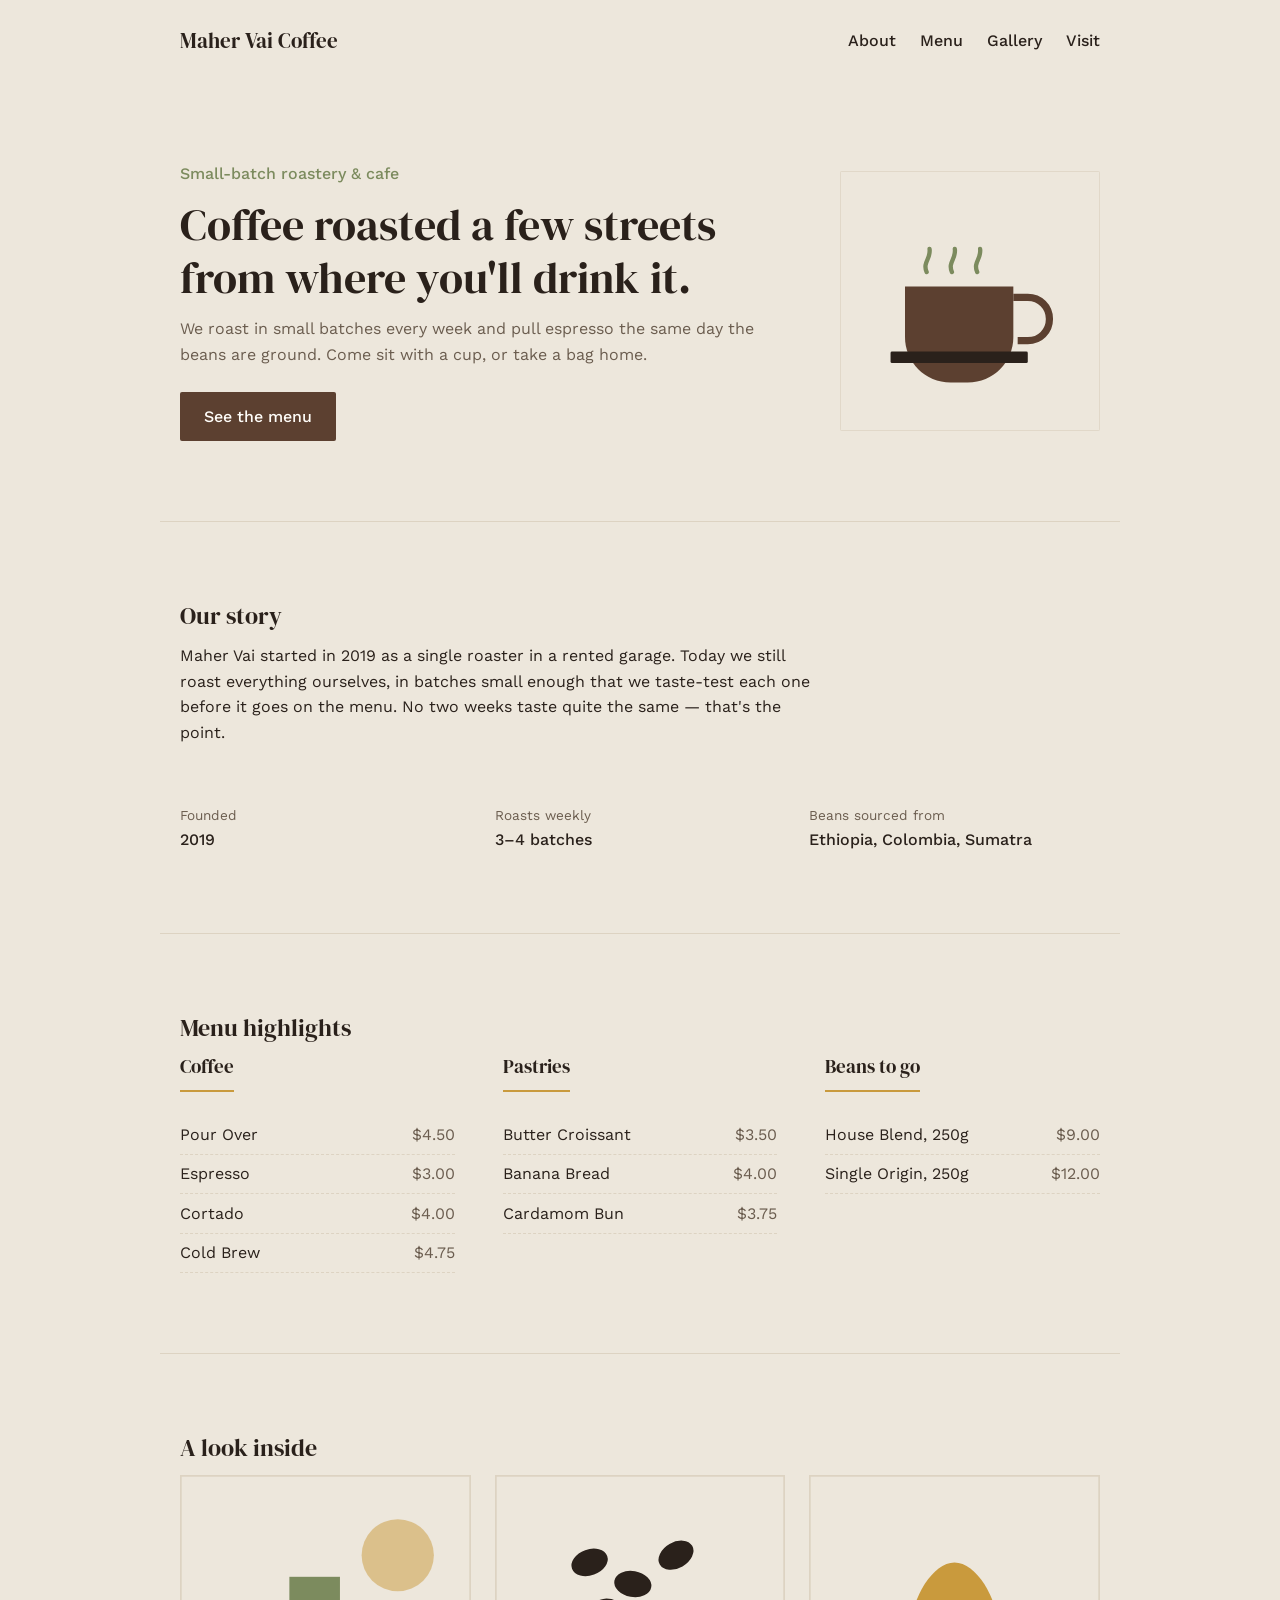
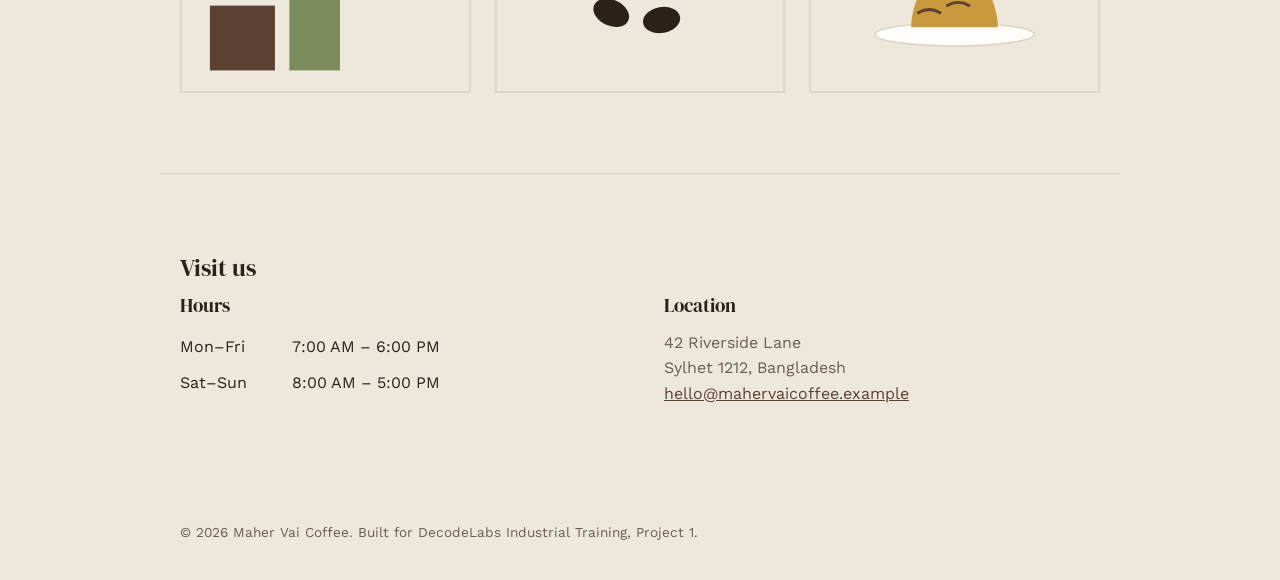
<file: project 1/index.html>
<!DOCTYPE html>
<html lang="en">

<head>
    <meta charset="UTF-8">
    <meta name="viewport" content="width=device-width, initial-scale=1.0">
    <title>Maher Vai Coffee — Neighborhood Roastery</title>
    <meta name="description" content="Maher Vai Coffee is a small-batch coffee roastery and cafe. See our menu, hours, and location.">
    <link rel="preconnect" href="https://fonts.googleapis.com">
    <link rel="preconnect" href="https://fonts.gstatic.com" crossorigin>
    <link href="https://fonts.googleapis.com/css2?family=DM+Serif+Display&family=Work+Sans:wght@400;500;600&display=swap" rel="stylesheet">
    <link rel="stylesheet" href="style.css">
</head>

<body>
    <header class="site-header">
        <p class="site-header__name">Maher Vai Coffee</p>
        <nav class="site-nav" aria-label="Primary">
            <a href="#about">About</a>
            <a href="#menu">Menu</a>
            <a href="#gallery">Gallery</a>
            <a href="#visit">Visit</a>
        </nav>
    </header>

    <main>

        <section class="hero" id="top">
            <div class="hero__text">
                <p class="hero__eyebrow">Small-batch roastery &amp; cafe</p>
                <h1 class="hero__title">Coffee roasted a few streets from where you'll drink it.</h1>
                <p class="hero__lede">
                    We roast in small batches every week and pull espresso the same day the beans are ground.
                    Come sit with a cup, or take a bag home.
                </p>
                <a class="hero__cta" href="#menu">See the menu</a>
            </div>
            <img class="hero__image" src="assets/hero-coffee.svg" alt="Illustration of a steaming cup of coffee" width="360" height="360">
        </section>

        <section class="about" id="about" aria-labelledby="about-title">
            <h2 id="about-title">Our story</h2>
            <div class="about__grid">
                <p class="about__bio">
                    Maher Vai started in 2019 as a single roaster in a rented garage. Today we still roast
                    everything ourselves, in batches small enough that we taste-test each one before it goes
                    on the menu. No two weeks taste quite the same — that's the point.
                </p>
                <dl class="about__facts">
                    <div>
                        <dt>Founded</dt>
                        <dd>2019</dd>
                    </div>
                    <div>
                        <dt>Roasts weekly</dt>
                        <dd>3–4 batches</dd>
                    </div>
                    <div>
                        <dt>Beans sourced from</dt>
                        <dd>Ethiopia, Colombia, Sumatra</dd>
                    </div>
                </dl>
            </div>
        </section>

        <section class="menu" id="menu" aria-labelledby="menu-title">
            <h2 id="menu-title">Menu highlights</h2>
            <div class="menu__groups">

                <div class="menu__group">
                    <h3>Coffee</h3>
                    <ul class="menu__list">
                        <li><span>Pour Over</span><span class="menu__price">$4.50</span></li>
                        <li><span>Espresso</span><span class="menu__price">$3.00</span></li>
                        <li><span>Cortado</span><span class="menu__price">$4.00</span></li>
                        <li><span>Cold Brew</span><span class="menu__price">$4.75</span></li>
                    </ul>
                </div>

                <div class="menu__group">
                    <h3>Pastries</h3>
                    <ul class="menu__list">
                        <li><span>Butter Croissant</span><span class="menu__price">$3.50</span></li>
                        <li><span>Banana Bread</span><span class="menu__price">$4.00</span></li>
                        <li><span>Cardamom Bun</span><span class="menu__price">$3.75</span></li>
                    </ul>
                </div>

                <div class="menu__group">
                    <h3>Beans to go</h3>
                    <ul class="menu__list">
                        <li><span>House Blend, 250g</span><span class="menu__price">$9.00</span></li>
                        <li><span>Single Origin, 250g</span><span class="menu__price">$12.00</span></li>
                    </ul>
                </div>

            </div>
        </section>

        <section class="gallery" id="gallery" aria-labelledby="gallery-title">
            <h2 id="gallery-title">A look inside</h2>
            <div class="gallery__grid">
                <img src="assets/gallery-interior.svg" alt="Illustration of the cafe's seating corner" width="400" height="300">
                <img src="assets/gallery-beans.svg" alt="Illustration of roasted coffee beans" width="400" height="300">
                <img src="assets/gallery-pastry.svg" alt="Illustration of a pastry on a plate" width="400" height="300">
            </div>
        </section>

        <section class="visit" id="visit" aria-labelledby="visit-title">
            <h2 id="visit-title">Visit us</h2>
            <div class="visit__grid">
                <div>
                    <h3>Hours</h3>
                    <ul class="visit__hours">
                        <li><span>Mon–Fri</span><span>7:00 AM – 6:00 PM</span></li>
                        <li><span>Sat–Sun</span><span>8:00 AM – 5:00 PM</span></li>
                    </ul>
                </div>
                <div>
                    <h3>Location</h3>
                    <address>
                        42 Riverside Lane<br>
                        Sylhet 1212, Bangladesh
                    </address>
                    <p><a href="mailto:hello@mahervaicoffee.example">hello@mahervaicoffee.example</a></p>
                </div>
            </div>
        </section>

    </main>

    <footer class="site-footer">
        <p>&copy; 2026 Maher Vai Coffee. Built for DecodeLabs Industrial Training, Project 1.</p>
    </footer>

</body>
</html>
</file>
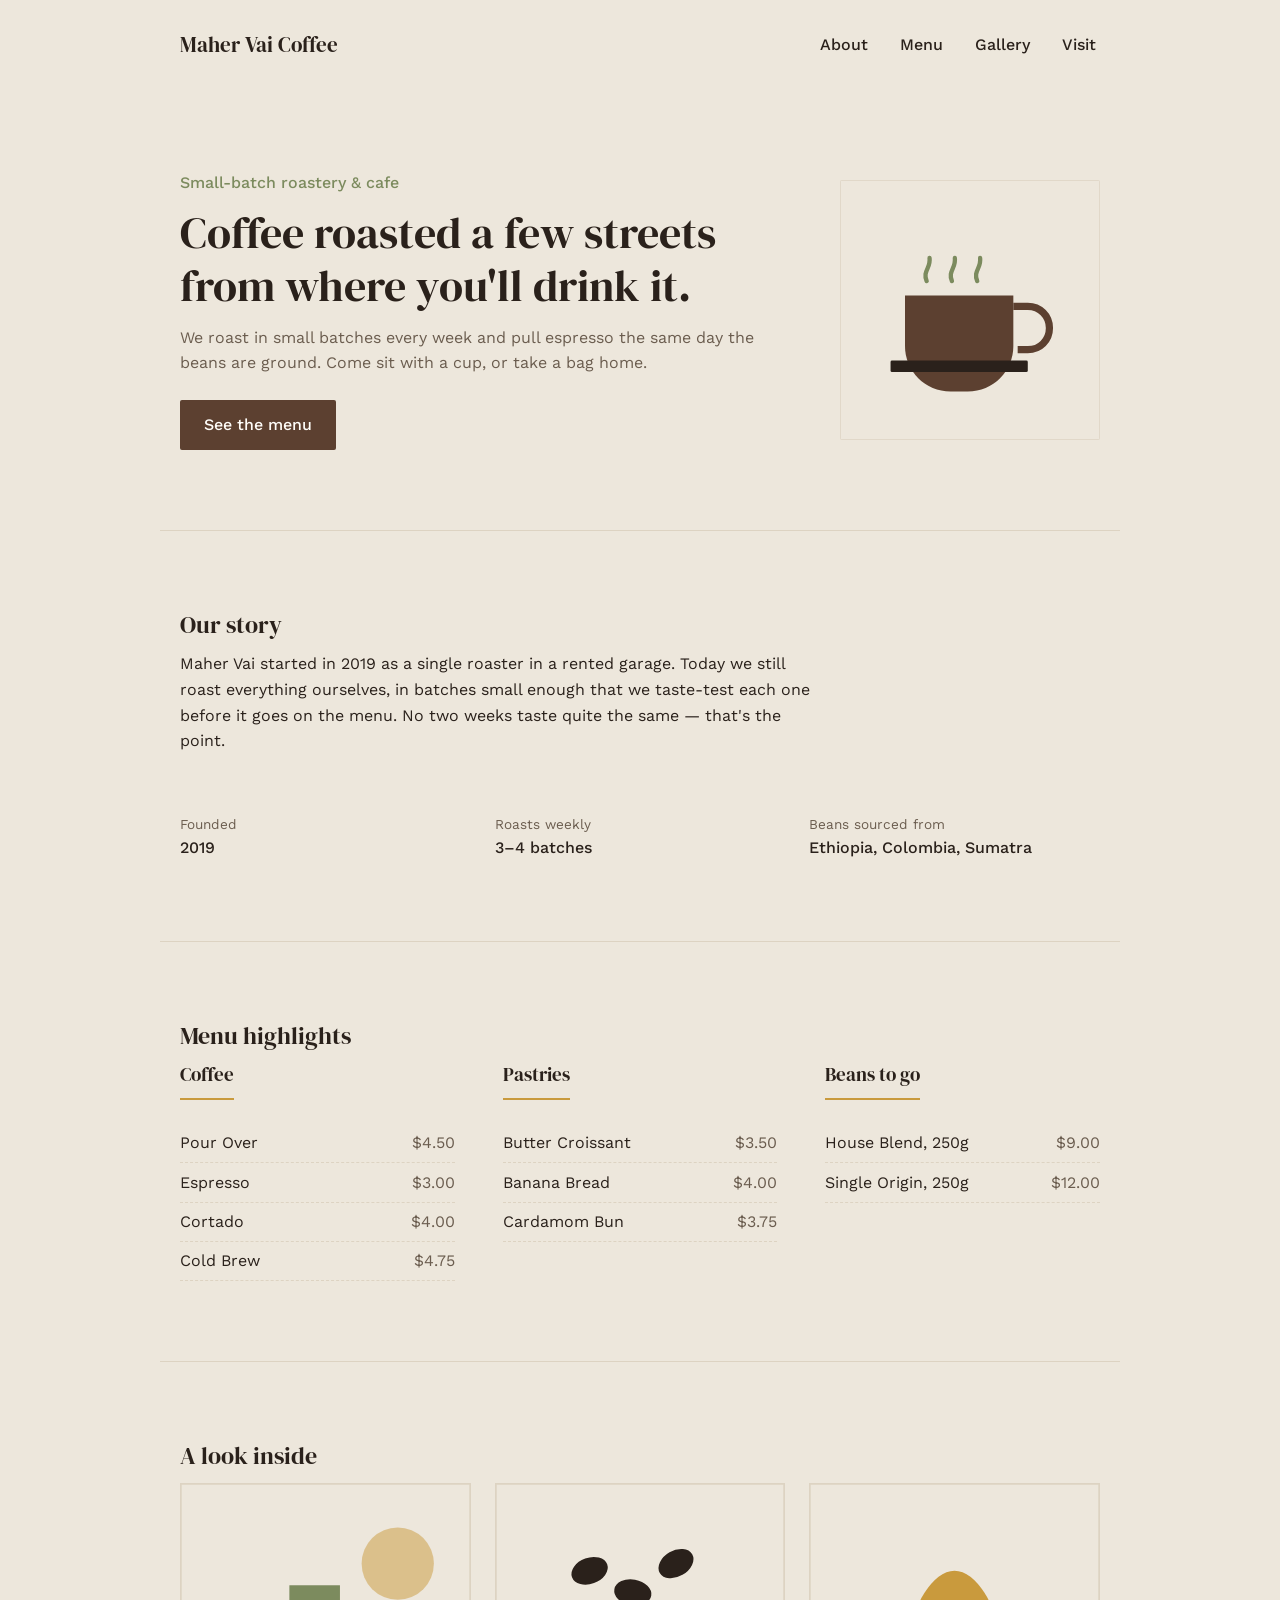
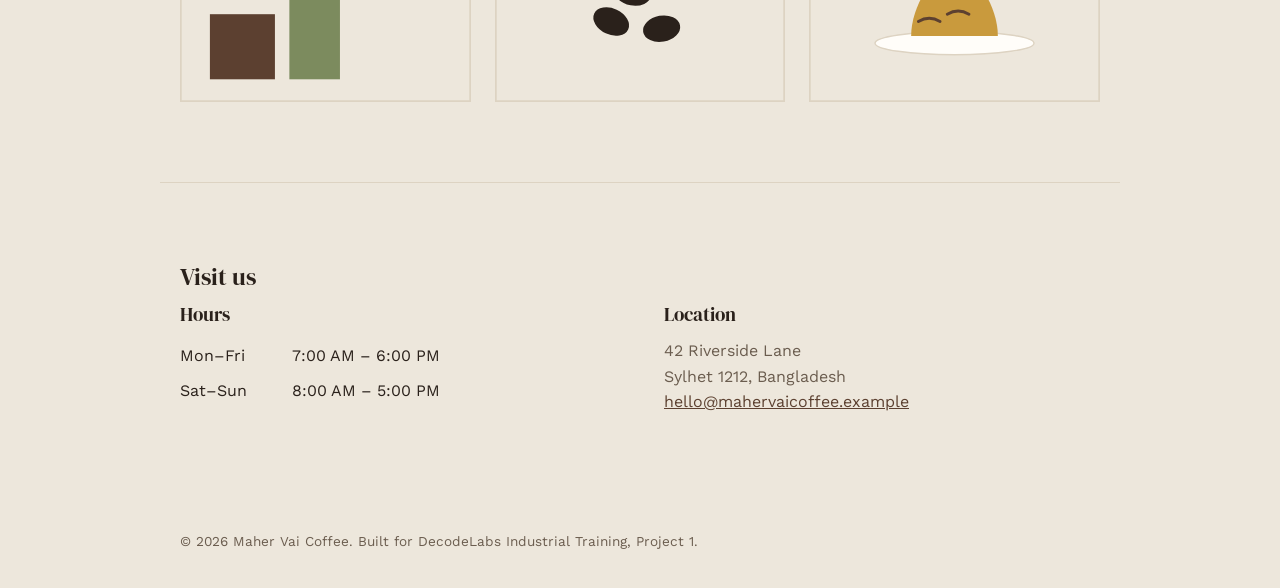
<file: project-2/index.html>
<!DOCTYPE html>
<html lang="en">

<head>
    <meta charset="UTF-8">
    <meta name="viewport" content="width=device-width, initial-scale=1.0">
    <title>Maher Vai Coffee — Neighborhood Roastery</title>
    <meta name="description" content="Maher Vai Coffee is a small-batch coffee roastery and cafe. See our menu, hours, and location.">
    <link rel="preconnect" href="https://fonts.googleapis.com">
    <link rel="preconnect" href="https://fonts.gstatic.com" crossorigin>
    <link href="https://fonts.googleapis.com/css2?family=DM+Serif+Display&family=Work+Sans:wght@400;500;600&display=swap" rel="stylesheet">
    <link rel="stylesheet" href="style.css">
</head>

<body>
    <header class="site-header">
        <p class="site-header__name">Maher Vai Coffee</p>
        <button type="button" class="nav-toggle" popovertarget="site-nav" aria-label="Toggle navigation menu">
            <span class="nav-toggle__bar"></span>
            <span class="nav-toggle__bar"></span>
            <span class="nav-toggle__bar"></span>
        </button>
        <nav class="site-nav" id="site-nav" popover aria-label="Primary">
            <a href="#about">About</a>
            <a href="#menu">Menu</a>
            <a href="#gallery">Gallery</a>
            <a href="#visit">Visit</a>
        </nav>
    </header>

    <main>

        <section class="hero" id="top">
            <div class="hero__text">
                <p class="hero__eyebrow">Small-batch roastery &amp; cafe</p>
                <h1 class="hero__title">Coffee roasted a few streets from where you'll drink it.</h1>
                <p class="hero__lede">
                    We roast in small batches every week and pull espresso the same day the beans are ground.
                    Come sit with a cup, or take a bag home.
                </p>
                <a class="hero__cta" href="#menu">See the menu</a>
            </div>
            <img class="hero__image" src="assets/hero-coffee.svg" alt="Illustration of a steaming cup of coffee" width="360" height="360">
        </section>

        <section class="about" id="about" aria-labelledby="about-title">
            <h2 id="about-title">Our story</h2>
            <div class="about__grid">
                <p class="about__bio">
                    Maher Vai started in 2019 as a single roaster in a rented garage. Today we still roast
                    everything ourselves, in batches small enough that we taste-test each one before it goes
                    on the menu. No two weeks taste quite the same — that's the point.
                </p>
                <dl class="about__facts">
                    <div>
                        <dt>Founded</dt>
                        <dd>2019</dd>
                    </div>
                    <div>
                        <dt>Roasts weekly</dt>
                        <dd>3–4 batches</dd>
                    </div>
                    <div>
                        <dt>Beans sourced from</dt>
                        <dd>Ethiopia, Colombia, Sumatra</dd>
                    </div>
                </dl>
            </div>
        </section>

        <section class="menu" id="menu" aria-labelledby="menu-title">
            <h2 id="menu-title">Menu highlights</h2>
            <div class="menu__groups">

                <div class="menu__group">
                    <h3>Coffee</h3>
                    <ul class="menu__list">
                        <li><span>Pour Over</span><span class="menu__price">$4.50</span></li>
                        <li><span>Espresso</span><span class="menu__price">$3.00</span></li>
                        <li><span>Cortado</span><span class="menu__price">$4.00</span></li>
                        <li><span>Cold Brew</span><span class="menu__price">$4.75</span></li>
                    </ul>
                </div>

                <div class="menu__group">
                    <h3>Pastries</h3>
                    <ul class="menu__list">
                        <li><span>Butter Croissant</span><span class="menu__price">$3.50</span></li>
                        <li><span>Banana Bread</span><span class="menu__price">$4.00</span></li>
                        <li><span>Cardamom Bun</span><span class="menu__price">$3.75</span></li>
                    </ul>
                </div>

                <div class="menu__group">
                    <h3>Beans to go</h3>
                    <ul class="menu__list">
                        <li><span>House Blend, 250g</span><span class="menu__price">$9.00</span></li>
                        <li><span>Single Origin, 250g</span><span class="menu__price">$12.00</span></li>
                    </ul>
                </div>

            </div>
        </section>

        <section class="gallery" id="gallery" aria-labelledby="gallery-title">
            <h2 id="gallery-title">A look inside</h2>
            <div class="gallery__grid">
                <img src="assets/gallery-interior.svg" alt="Illustration of the cafe's seating corner" width="400" height="300">
                <img src="assets/gallery-beans.svg" alt="Illustration of roasted coffee beans" width="400" height="300">
                <img src="assets/gallery-pastry.svg" alt="Illustration of a pastry on a plate" width="400" height="300">
            </div>
        </section>

        <section class="visit" id="visit" aria-labelledby="visit-title">
            <h2 id="visit-title">Visit us</h2>
            <div class="visit__grid">
                <div>
                    <h3>Hours</h3>
                    <ul class="visit__hours">
                        <li><span>Mon–Fri</span><span>7:00 AM – 6:00 PM</span></li>
                        <li><span>Sat–Sun</span><span>8:00 AM – 5:00 PM</span></li>
                    </ul>
                </div>
                <div>
                    <h3>Location</h3>
                    <address>
                        42 Riverside Lane<br>
                        Sylhet 1212, Bangladesh
                    </address>
                    <p><a href="mailto:hello@mahervaicoffee.example">hello@mahervaicoffee.example</a></p>
                </div>
            </div>
        </section>

    </main>

    <footer class="site-footer">
        <p>&copy; 2026 Maher Vai Coffee. Built for DecodeLabs Industrial Training, Project 1.</p>
    </footer>

</body>
</html>
</file>
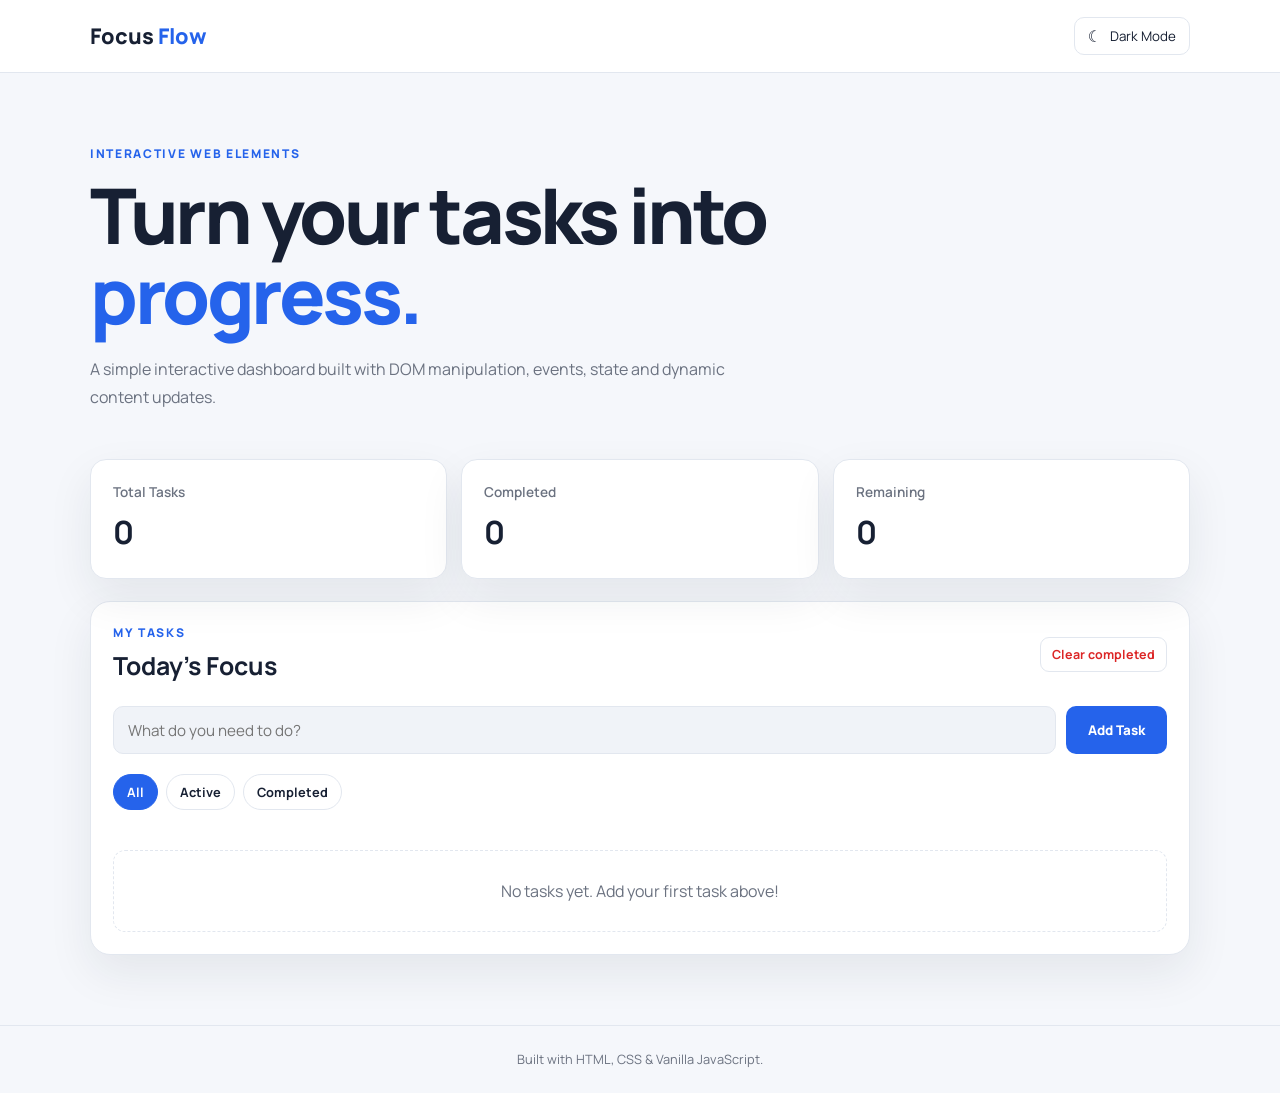
<file: project-3/index.html>
<!DOCTYPE html>
<html lang="en">
<head>
    <meta charset="UTF-8">
    <meta name="viewport" content="width=device-width, initial-scale=1.0">
    <meta name="description" content="Interactive task dashboard built with HTML, CSS, and JavaScript.">
    <title>FocusFlow || Interactive Task Dashboard</title>
    <link rel="stylesheet" href="style.css">
</head>
<body>
    <header class="site-header">
        <div class="container header-content">
            <!-- Website name -->
            <a href="#" class="brand">
                Focus <span>Flow</span>
            </a>

            <!-- Dark mode button -->
            <button
                class="theme-toggle js-theme-toggle"
                type="button"
                aria-label="Toggle dark mode"
            >
                <i class="theme-icon" aria-hidden="true">☾</i>
                <span class="theme-label">Dark Mode</span>
            </button>
        </div>
    </header>

    <main>
        <!-- HERO SECTION -->
        <section class="hero">
            <div class="container">
                <p class="eyebrow">INTERACTIVE WEB ELEMENTS</p>

                <h1>
                    Turn your tasks into <span>progress.</span>
                </h1>

                <p class="hero-text">
                    A simple interactive dashboard built with DOM manipulation,
                    events, state and dynamic content updates.
                </p>
            </div>
        </section>

        <section class="dashboard">
            <div class="container">
                <div class="stats-grid">
                    <article class="stat-card">
                        <span class="stat-label">Total Tasks</span>
                        <strong class="js-total-count">0</strong>
                    </article>

                    <article class="stat-card">
                        <span class="stat-label">Completed</span>
                        <strong class="js-completed-count">0</strong>
                    </article>

                    <article class="stat-card">
                        <span class="stat-label">Remaining</span>
                        <strong class="js-remaining-count">0</strong>
                    </article>
                </div>

                <!-- TASK PANEL -->
                <section class="task-panel">
                    <div class="panel-header">
                        <div>
                            <p class="section-kicker">MY TASKS</p>
                            <h2>Today's Focus</h2>
                        </div>

                        <button
                            class="clear-button js-clear-completed"
                            type="button"
                        >
                            Clear completed
                        </button>
                    </div>

                    <!-- Add-task form -->
                    <form class="task-form js-task-form">
                        <label class="sr-only" for="task-input">
                            New task
                        </label>

                        <input
                            id="task-input"
                            class="task-input js-task-input"
                            type="text"
                            placeholder="What do you need to do?"
                            maxlength="80"
                            autocomplete="off"
                            required
                        >

                        <button class="add-button" type="submit">
                            Add Task
                        </button>
                    </form>

                    <!-- FILTER BUTTONS -->
                    <div class="filter-row" aria-label="Task filters">
                        <button
                            class="filter-button is-active js-filter"
                            data-filter="all"
                            type="button"
                        >
                            All
                        </button>

                        <button
                            class="filter-button js-filter"
                            data-filter="active"
                            type="button"
                        >
                            Active
                        </button>

                        <button
                            class="filter-button js-filter"
                            data-filter="completed"
                            type="button"
                        >
                            Completed
                        </button>
                    </div>

                    <!-- Status message -->
                    <p
                        class="task-message js-task-message"
                        role="status"
                        aria-live="polite"
                    ></p>

                    <!-- Task list -->
                    <ul class="task-list js-task-list"></ul>
                </section>
            </div>
        </section>
    </main>

    <!-- FOOTER -->
    <footer class="site-footer">
        <div class="container">
            <p>Built with HTML, CSS &amp; Vanilla JavaScript.</p>
        </div>
    </footer>

    <script src="app.js" defer></script>
</body>
</html>
</file>
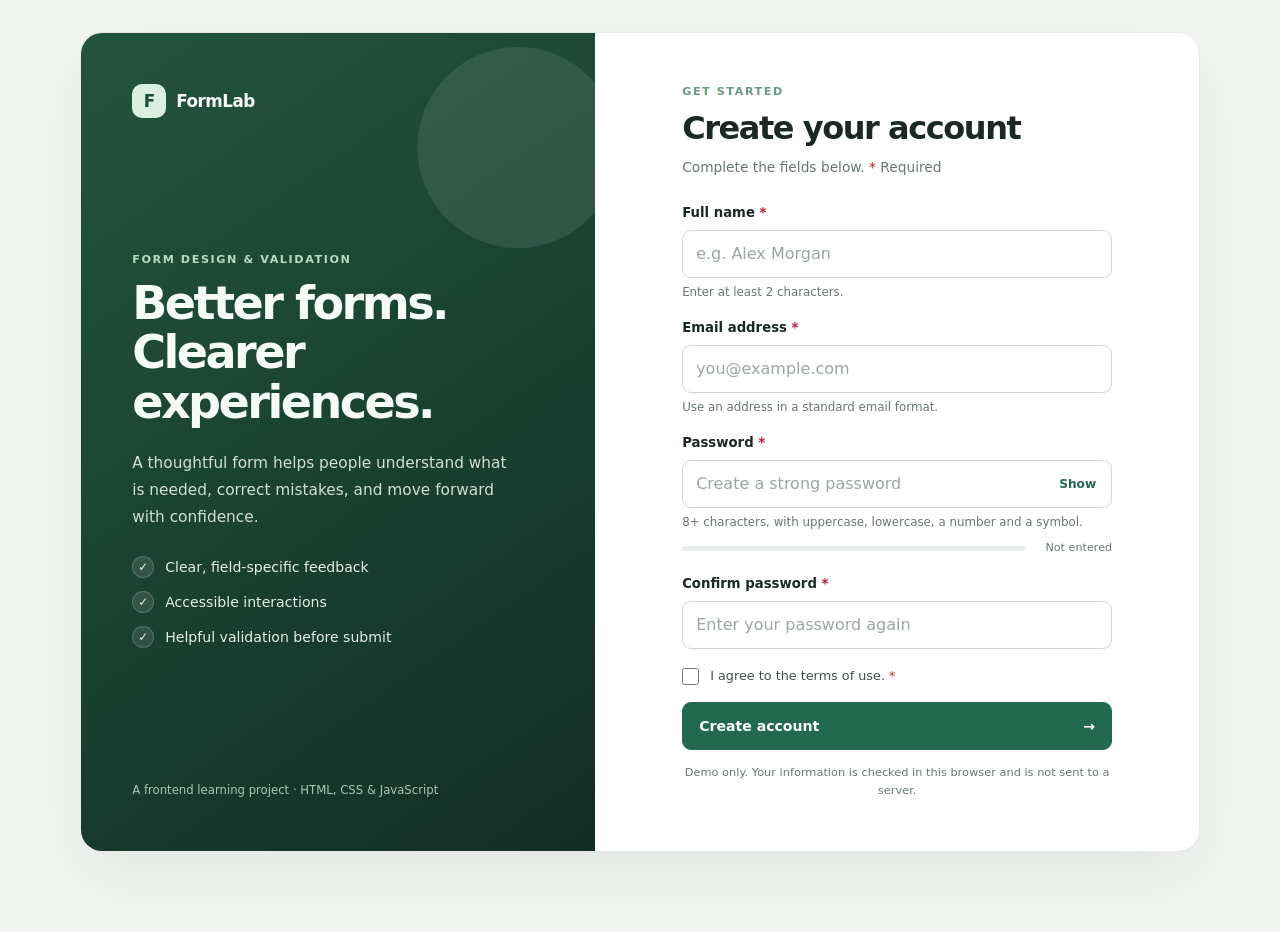
<file: project-4/index.html>
<!doctype html>
<html lang="en">
<head>
  <meta charset="utf-8">
  <meta name="viewport" content="width=device-width, initial-scale=1">
  <meta name="description" content="A responsive registration form demonstrating accessible client-side validation.">
  <title>Create your account — FormLab</title>
  <link rel="stylesheet" href="css/styles.css">
  <script src="js/validation.js" defer></script>
  <script src="js/main.js" defer></script>
</head>
<body>
  <main class="layout">
    <aside class="intro" aria-labelledby="intro-title">
      <a class="brand" href="#" aria-label="FormLab home"><span class="brand-icon" aria-hidden="true">F</span> FormLab</a>
      <div class="intro-content">
        <p class="eyebrow">FORM DESIGN &amp; VALIDATION</p>
        <h1 id="intro-title">Better forms.<br>Clearer experiences.</h1>
        <p class="intro-copy">A thoughtful form helps people understand what is needed, correct mistakes, and move forward with confidence.</p>
        <ul class="benefits">
          <li><span aria-hidden="true">✓</span> Clear, field-specific feedback</li>
          <li><span aria-hidden="true">✓</span> Accessible interactions</li>
          <li><span aria-hidden="true">✓</span> Helpful validation before submit</li>
        </ul>
      </div>
      <p class="aside-note">A frontend learning project · HTML, CSS &amp; JavaScript</p>
    </aside>

    <section class="form-panel" aria-labelledby="form-title">
      <div class="form-wrap">
        <header class="form-heading">
          <p class="eyebrow">GET STARTED</p>
          <h2 id="form-title">Create your account</h2>
          <p>Complete the fields below. <span class="required">*</span> Required</p>
        </header>

        <div id="form-status" class="form-status" role="status" aria-live="polite" tabindex="-1" hidden></div>

        <form id="registration-form" novalidate>
          <div class="field">
            <label for="full-name">Full name <span class="required">*</span></label>
            <input id="full-name" name="fullName" type="text" autocomplete="name" placeholder="e.g. Alex Morgan" required minlength="2" maxlength="80" aria-describedby="full-name-hint full-name-error">
            <p class="hint" id="full-name-hint">Enter at least 2 characters.</p>
            <p class="error" id="full-name-error" hidden></p>
          </div>

          <div class="field">
            <label for="email">Email address <span class="required">*</span></label>
            <input id="email" name="email" type="email" autocomplete="email" inputmode="email" placeholder="you@example.com" required maxlength="254" aria-describedby="email-hint email-error">
            <p class="hint" id="email-hint">Use an address in a standard email format.</p>
            <p class="error" id="email-error" hidden></p>
          </div>

          <div class="field">
            <label for="password">Password <span class="required">*</span></label>
            <div class="password-wrap">
              <input id="password" name="password" type="password" autocomplete="new-password" placeholder="Create a strong password" required aria-describedby="password-hint password-strength password-error">
              <button class="show-password" type="button" id="toggle-password" aria-controls="password" aria-pressed="false">Show</button>
            </div>
            <p class="hint" id="password-hint">8+ characters, with uppercase, lowercase, a number and a symbol.</p>
            <div class="strength-row">
              <div class="strength-track" aria-hidden="true"><span id="strength-bar"></span></div>
              <span id="password-strength">Not entered</span>
            </div>
            <p class="error" id="password-error" hidden></p>
          </div>

          <div class="field">
            <label for="confirm-password">Confirm password <span class="required">*</span></label>
            <input id="confirm-password" name="confirmPassword" type="password" autocomplete="new-password" placeholder="Enter your password again" required aria-describedby="confirm-password-error">
            <p class="error" id="confirm-password-error" hidden></p>
          </div>

          <div class="terms-field">
            <input id="terms" name="terms" type="checkbox" required aria-describedby="terms-error">
            <label for="terms">I agree to the terms of use. <span class="required">*</span></label>
            <p class="error" id="terms-error" hidden></p>
          </div>

          <button class="submit-button" type="submit"><span>Create account</span><span aria-hidden="true">→</span></button>
          <p class="form-note">Demo only. Your information is checked in this browser and is not sent to a server.</p>
        </form>
      </div>
    </section>
  </main>
</body>
</html>
</file>
<file: project 1/style.css>
:root {
  --color-bg: #EDE7DC;
  --color-surface: #FFFDF9;
  --color-text: #2A211B;
  --color-text-muted: #6B5D4F;
  --color-accent: #5C4030;
  --color-accent-2: #7C8B5E;
  --color-highlight: #C99A3D;
  --color-border: #DDD3C2;

  --font-heading: "DM Serif Display", Georgia, "Times New Roman", serif;
  --font-body: "Work Sans", -apple-system, Segoe UI, Roboto, sans-serif;

  --content-width: 960px;
  --space-sm: 0.75rem;
  --space-md: 1.5rem;
  --space-lg: 3rem;
  --space-xl: 5rem;
}

/* reset and base style */

* {
    box-sizing: border-box;
}

body {
    margin: 0;
    background-color: var(--color-bg);
    color: var(--color-text);
    font-family: var(--font-body);
    line-height: 1.6;
}

h1, h2, h3 {
  font-family: var(--font-heading);
  font-weight: 400;
  line-height: 1.2;
  margin: 0 0 var(--space-sm) 0;
}

p {
  margin: 0 0 var(--space-sm) 0;
  max-width: 65ch;
}

img {
  max-width: 100%;
  height: auto;
  display: block;
}

a {
  color: var(--color-accent);
}

a:focus-visible,
button:focus-visible {
  outline: 3px solid var(--color-highlight);
  outline-offset: 2px;
}

/* layout helpers */
.site-header,
main section,
.site-footer {
  padding: var(--space-md) 1.25rem;
}

main section {
  max-width: var(--content-width);
  margin: 0 auto;
  padding-top: var(--space-xl);
  padding-bottom: var(--space-xl);
  border-bottom: 1px solid var(--color-border);
}

main section:last-of-type {
  border-bottom: none;
}

/* header and navigation */
.site-header {
  display: flex;
  flex-wrap: wrap;
  align-items: center;
  justify-content: space-between;
  gap: var(--space-sm);
  max-width: var(--content-width);
  margin: 0 auto;
}

.site-header__name {
  font-family: var(--font-heading);
  font-size: 1.3rem;
  margin: 0;
}

.site-nav {
  display: flex;
  flex-wrap: wrap;
  gap: var(--space-md);
}
 
.site-nav a {
  text-decoration: none;
  color: var(--color-text);
  font-weight: 500;
}
 
.site-nav a:hover,
.site-nav a:focus-visible {
  color: var(--color-accent-2);
}

/* hero */
.hero {
  display: flex;
  flex-direction: column-reverse;
  gap: var(--space-lg);
  align-items: center;
}

.hero__eyebrow {
  color: var(--color-accent-2);
  font-weight: 500;
  margin: 0 0 var(--space-sm) 0;
}

.hero__title {
  font-size: clamp(2rem, 5vw, 2.75rem); /* minimum, preffered, maximum */
}
 
.hero__lede {
  color: var(--color-text-muted);
}

.hero__cta {
  display: inline-block;
  margin-top: var(--space-sm);
  padding: 0.75rem 1.5rem;
  background-color: var(--color-accent);
  color: var(--color-surface);
  text-decoration: none;
  font-weight: 500;
  border-radius: 2px;
}

.hero__cta:hover,
.hero__cta:focus-visible {
  background-color: #46301F;
}

.hero__image {
  width: 220px;
  height: 220px;
  border-radius: 2px;
}

/* about */

.about__grid {
    display: flex;
    flex-direction: column;
    gap: var(--space-lg);
}

.about__facts {
  display: grid;
  grid-template-columns: repeat(2, minmax(0, 1fr));
  gap: var(--space-md);
  margin: 0;
}

.about__facts dt {
  font-size: 0.85rem;
  color: var(--color-text-muted);
}

.about__facts dd {
  margin: 0;
  font-weight: 500;
}

/* menu */

.menu__groups {
  display: grid;
  grid-template-columns: 1fr;
  gap: var(--space-lg);
}

.menu__group h3 {
  font-size: 1.2rem;
  border-bottom: 2px solid var(--color-highlight);
  padding-bottom: var(--space-sm);
  display: inline-block;
}

.menu__list {
  list-style: none;
  margin: var(--space-sm) 0 0 0;
  padding: 0;
}

.menu__list li {
  display: flex;
  justify-content: space-between;
  gap: var(--space-sm);
  padding: 0.4rem 0;
  border-bottom: 1px dashed var(--color-border);
}

.menu__price {
  color: var(--color-text-muted);
  white-space: nowrap;
}

/* gallery */

.gallery__grid {
  display: grid;
  grid-template-columns: 1fr;
  gap: var(--space-md);
}

.gallery__grid img {
  border: 1px solid var(--color-border);
}

/* visit */

.visit__grid {
  display: flex;
  flex-direction: column;
  gap: var(--space-lg);
}

.visit__hours {
  list-style: none;
  margin: var(--space-sm) 0 0 0;
  padding: 0;
}

.visit__hours li {
  display: flex;
  justify-content: space-between;
  max-width: 260px;
  padding: 0.3rem 0;
}

address {
  font-style: normal;
  color: var(--color-text-muted);
}

/* footer */
.site-footer {
  max-width: var(--content-width);
  margin: 0 auto;
  color: var(--color-text-muted);
  font-size: 0.85rem;
}

/* responsive design */
@media (min-width: 640px) {
  .about__facts {
    grid-template-columns: repeat(3, minmax(0, 1fr));
  }

  .gallery__grid {
    grid-template-columns: repeat(3, minmax(0, 1fr));
  }
}

@media (min-width: 768px) {
  .hero {
    flex-direction: row;
    justify-content: space-between;
    text-align: left;
  }

  .hero__image {
    width: 260px;
    height: 260px;
  }

  .menu__groups {
    grid-template-columns: repeat(3, minmax(0, 1fr));
  }

  .visit__grid {
    flex-direction: row;
  }

  .visit__grid > div {
    flex: 1;
  }
}
</file>
<file: project-2/style.css>
:root {
  --color-bg: #EDE7DC;
  --color-surface: #FFFDF9;
  --color-text: #2A211B;
  --color-text-muted: #6B5D4F;
  --color-accent: #5C4030;
  --color-accent-2: #7C8B5E;
  --color-highlight: #C99A3D;
  --color-border: #DDD3C2;

  --font-heading: "DM Serif Display", Georgia, "Times New Roman", serif;
  --font-body: "Work Sans", -apple-system, Segoe UI, Roboto, sans-serif;

  --content-width: 960px;
  --space-sm: 0.75rem;
  --space-md: 1.5rem;
  --space-lg: 3rem;
  --space-xl: 5rem;
}

/* reset and base style */

* {
    box-sizing: border-box;
}

body {
    margin: 0;
    background-color: var(--color-bg);
    color: var(--color-text);
    font-family: var(--font-body);
    line-height: 1.6;
}

h1, h2, h3 {
  font-family: var(--font-heading);
  font-weight: 400;
  line-height: 1.2;
  margin: 0 0 var(--space-sm) 0;
}

p {
  margin: 0 0 var(--space-sm) 0;
  max-width: 65ch;
}

img {
  max-width: 100%;
  height: auto;
  display: block;
}

a {
  color: var(--color-accent);
}

a:focus-visible,
button:focus-visible {
  outline: 3px solid var(--color-highlight);
  outline-offset: 2px;
}

/* layout helpers */
.site-header,
main section,
.site-footer {
  padding: var(--space-md) 1.25rem;
}

main section {
  max-width: var(--content-width);
  margin: 0 auto;
  padding-top: var(--space-xl);
  padding-bottom: var(--space-xl);
  border-bottom: 1px solid var(--color-border);
}

main section:last-of-type {
  border-bottom: none;
}

/* header and navigation */
.site-header {
  display: flex;
  flex-wrap: wrap;
  align-items: center;
  justify-content: space-between;
  gap: var(--space-sm);
  max-width: var(--content-width);
  margin: 0 auto;
}

.site-header__name {
  font-family: var(--font-heading);
  font-size: 1.3rem;
  margin: 0;
}

/* hamburger toggle — shown on mobile only, no JS needed */
.nav-toggle {
  display: flex;
  flex-direction: column;
  justify-content: center;
  align-items: center;
  gap: 5px;
  width: 44px;
  height: 44px;
  padding: 0;
  border: 1px solid var(--color-border);
  border-radius: 2px;
  background-color: var(--color-surface);
  cursor: pointer;
}

.nav-toggle__bar {
  display: block;
  width: 20px;
  height: 2px;
  background-color: var(--color-text);
}

.site-nav {
  flex-wrap: wrap;
  flex-direction: column;
  gap: var(--space-sm);
  top: 4.5rem;
  right: 1.25rem;
  left: 1.25rem;
  bottom: auto;
  margin: 0;
  border: 1px solid var(--color-border);
  border-radius: 4px;
  background-color: var(--color-surface);
  padding: var(--space-md);
}

.site-nav:popover-open {
  display: flex;
}

.site-nav::backdrop {
  background-color: rgba(42, 33, 27, 0.4);
}

.site-nav a {
  text-decoration: none;
  color: var(--color-text);
  font-weight: 500;
  padding: 0.5rem 0.25rem; /* keeps the tap target comfortably above 44px with line-height */
}
 
.site-nav a:hover,
.site-nav a:focus-visible {
  color: var(--color-accent-2);
}

/* hero */
.hero {
  display: flex;
  flex-direction: column-reverse;
  gap: var(--space-lg);
  align-items: center;
}

.hero__eyebrow {
  color: var(--color-accent-2);
  font-weight: 500;
  margin: 0 0 var(--space-sm) 0;
}

.hero__title {
  font-size: clamp(2rem, 5vw, 2.75rem); /* minimum, preffered, maximum */
}
 
.hero__lede {
  color: var(--color-text-muted);
}

.hero__cta {
  display: inline-block;
  margin-top: var(--space-sm);
  padding: 0.75rem 1.5rem;
  background-color: var(--color-accent);
  color: var(--color-surface);
  text-decoration: none;
  font-weight: 500;
  border-radius: 2px;
}

.hero__cta:hover,
.hero__cta:focus-visible {
  background-color: #46301F;
}

.hero__image {
  width: 220px;
  height: 220px;
  border-radius: 2px;
}

/* about */

.about__grid {
    display: flex;
    flex-direction: column;
    gap: var(--space-lg);
}

.about__facts {
  display: grid;
  grid-template-columns: repeat(2, minmax(0, 1fr));
  gap: var(--space-md);
  margin: 0;
}

.about__facts dt {
  font-size: 0.85rem;
  color: var(--color-text-muted);
}

.about__facts dd {
  margin: 0;
  font-weight: 500;
}

/* menu */

.menu__groups {
  display: grid;
  grid-template-columns: 1fr;
  gap: var(--space-lg);
}

.menu__group h3 {
  font-size: 1.2rem;
  border-bottom: 2px solid var(--color-highlight);
  padding-bottom: var(--space-sm);
  display: inline-block;
}

.menu__list {
  list-style: none;
  margin: var(--space-sm) 0 0 0;
  padding: 0;
}

.menu__list li {
  display: flex;
  justify-content: space-between;
  gap: var(--space-sm);
  padding: 0.4rem 0;
  border-bottom: 1px dashed var(--color-border);
}

.menu__price {
  color: var(--color-text-muted);
  white-space: nowrap;
}

/* gallery */

.gallery__grid {
  display: grid;
  grid-template-columns: 1fr;
  gap: var(--space-md);
}

.gallery__grid img {
  border: 1px solid var(--color-border);
}

/* visit */

.visit__grid {
  display: flex;
  flex-direction: column;
  gap: var(--space-lg);
}

.visit__hours {
  list-style: none;
  margin: var(--space-sm) 0 0 0;
  padding: 0;
}

.visit__hours li {
  display: flex;
  justify-content: space-between;
  max-width: 260px;
  padding: 0.3rem 0;
}

address {
  font-style: normal;
  color: var(--color-text-muted);
}

/* footer */
.site-footer {
  max-width: var(--content-width);
  margin: 0 auto;
  color: var(--color-text-muted);
  font-size: 0.85rem;
}

/* responsive design */
@media (min-width: 640px) {
  .about__facts {
    grid-template-columns: repeat(3, minmax(0, 1fr));
  }

  .gallery__grid {
    grid-template-columns: repeat(3, minmax(0, 1fr));
  }
}

@media (min-width: 768px) {
  .nav-toggle {
    display: none;
  }

  .site-nav {
    display: flex !important; /* overrides the browser's default "closed popover = display:none" */
    position: static;
    flex-direction: row;
    gap: var(--space-md);
    margin: 0;
    padding: 0;
    border: 0;
    background: none;
  }

  .hero {
    flex-direction: row;
    justify-content: space-between;
    text-align: left;
  }

  .hero__image {
    width: 260px;
    height: 260px;
  }

  .menu__groups {
    grid-template-columns: repeat(3, minmax(0, 1fr));
  }

  .visit__grid {
    flex-direction: row;
  }

  .visit__grid > div {
    flex: 1;
  }
}
</file>
<file: project-3/style.css>
/* Google Font */
@import url('https://fonts.googleapis.com/css2?family=Manrope:wght@400;500;600;700;800&display=swap');

/* Light mode default colors */
:root {
    --bg: #f5f7fb;
    --surface: #ffffff;
    --surface-soft: #f0f3f8;
    --text: #172033;
    --muted: #6b7280;
    --border: #e2e7ef;
    --accent: #2563eb;
    --accent-dark: #1d4ed8;
    --success: #16a34a;
    --danger: #dc2626;
    --shadow: 0 18px 45px rgba(23, 32, 51, 0.08);
}

/* Dark mode */
body.dark-mode {
    --bg: #101522;
    --surface: #182033;
    --surface-soft: #202a3e;
    --text: #f3f6fc;
    --muted: #aab4c5;
    --border: #2e3950;
    --accent: #60a5fa;
    --accent-dark: #3b82f6;
    --success: #4ade80;
    --danger: #f87171;
    --shadow: 0 18px 45px rgba(0, 0, 0, 0.24);
}

* {
    box-sizing: border-box;
    margin: 0;
    padding: 0;
}

html {
    scroll-behavior: smooth;
}

body {
    font-family: 'Manrope', system-ui, -apple-system, sans-serif;
    background: var(--bg);
    color: var(--text);
    transition: background-color 0.3s ease, color 0.3s ease;
    line-height: 1.5;
}

/* Container — sab section-e same width/padding */
.container {
    width: min(100% - 32px, 1100px);
    margin-inline: auto;
}

/* Buttons reset (theme-toggle, filter, clear) */
button {
    font-family: inherit;
    cursor: pointer;
}

.theme-toggle,
.filter-button,
.clear-button {
    border: 1px solid var(--border);
    background: var(--surface);
    color: var(--text);
}

/* Shared focus ring for accessibility */
.theme-toggle:focus-visible,
.filter-button:focus-visible,
.clear-button:focus-visible,
.add-button:focus-visible,
.delete-button:focus-visible,
.task-input:focus-visible {
    outline: 2px solid var(--accent);
    outline-offset: 2px;
}

/* ---------- Header ---------- */
.site-header {
    border-bottom: 1px solid var(--border);
    background: var(--surface);
    transition: background-color 0.3s ease, border-color 0.3s ease;
}

.header-content {
    min-height: 72px;
    display: flex;
    align-items: center;
    justify-content: space-between;
    gap: 16px;
}

.brand {
    color: var(--text);
    text-decoration: none;
    font-size: 1.35rem;
    font-weight: 800;
}

.brand span,
.hero h1 span {
    color: var(--accent);
}

/* Theme toggle button */
.theme-toggle {
    display: inline-flex;
    align-items: center;
    gap: 8px;
    padding: 9px 13px;
    border-radius: 10px;
    transition: background-color 0.2s ease, border-color 0.2s ease;
}

.theme-toggle:hover {
    border-color: var(--accent);
}

.theme-icon {
    font-style: normal;
    font-size: 1rem;
    line-height: 1;
}

/* ---------- Hero ---------- */
.hero {
    padding: 72px 0 48px;
}

.eyebrow,
.section-kicker {
    color: var(--accent);
    font-size: 0.75rem;
    font-weight: 800;
    letter-spacing: 0.14em;
}

.hero h1 {
    max-width: 760px;
    margin-top: 12px;
    font-size: clamp(2.4rem, 7vw, 4.8rem);
    line-height: 1.04;
    letter-spacing: -0.045em;
    font-weight: 800;
}

.hero-text {
    max-width: 650px;
    margin-top: 20px;
    color: var(--muted);
    font-size: 1rem;
    line-height: 1.75;
}

/* ---------- Dashboard ---------- */
.dashboard {
    padding-bottom: 70px;
}

.stats-grid {
    display: grid;
    grid-template-columns: 1fr;
    gap: 14px;
    margin-bottom: 22px;
}

.stat-card,
.task-panel {
    border: 1px solid var(--border);
    background: var(--surface);
    box-shadow: var(--shadow);
    transition: background-color 0.3s ease, border-color 0.3s ease;
}

.stat-card {
    padding: 22px;
    border-radius: 16px;
}

.stat-label {
    display: block;
    color: var(--muted);
    font-size: 0.85rem;
    font-weight: 600;
}

.stat-card strong {
    display: block;
    margin-top: 6px;
    font-size: 2rem;
}

/* ---------- Task panel ---------- */
.task-panel {
    padding: 22px;
    border-radius: 20px;
}

.panel-header {
    display: flex;
    align-items: center;
    justify-content: space-between;
    flex-wrap: wrap;
    gap: 16px;
    margin-bottom: 22px;
}

.panel-header h2 {
    margin-top: 5px;
    font-size: 1.55rem;
}

.clear-button {
    padding: 8px 11px;
    border-radius: 9px;
    color: var(--danger);
    font-size: 0.78rem;
    font-weight: 700;
    transition: background-color 0.2s ease;
}

.clear-button:hover {
    background: var(--danger);
    color: #fff;
}

/* ---------- Form ---------- */
.task-form {
    display: grid;
    grid-template-columns: 1fr;
    gap: 10px;
}

.task-input {
    width: 100%;
    min-height: 48px;
    border: 1px solid var(--border);
    border-radius: 10px;
    outline: none;
    padding: 0 14px;
    background: var(--surface-soft);
    color: var(--text);
    font-family: inherit;
    font-size: 0.95rem;
    transition: border-color 0.2s ease;
}

.task-input:focus {
    border-color: var(--accent);
}

.add-button {
    min-height: 48px;
    border: 0;
    border-radius: 10px;
    background: var(--accent);
    color: #fff;
    font-weight: 800;
    padding-inline: 22px;
    transition: background-color 0.2s ease;
}

.add-button:hover {
    background: var(--accent-dark);
}

/* ---------- Filters ---------- */
.filter-row {
    display: flex;
    flex-wrap: wrap;
    gap: 8px;
    margin: 20px 0 12px;
}

.filter-button {
    padding: 8px 13px;
    border-radius: 999px;
    font-size: 0.8rem;
    font-weight: 700;
    transition: background-color 0.2s ease, border-color 0.2s ease, color 0.2s ease;
}

.filter-button.is-active {
    border-color: var(--accent);
    background: var(--accent);
    color: #fff;
}

.filter-button:hover:not(.is-active) {
    border-color: var(--accent);
}

/* ---------- Message & list ---------- */
.task-message {
    min-height: 20px;
    margin-bottom: 8px;
    color: var(--muted);
    font-size: 0.82rem;
}

.task-list {
    display: grid;
    gap: 10px;
    list-style: none;
}

.task-item {
    display: flex;
    align-items: center;
    gap: 12px;
    padding: 14px;
    border: 1px solid var(--border);
    border-radius: 12px;
    background: var(--surface-soft);
    transition: background-color 0.3s ease, border-color 0.3s ease;
}

.task-check {
    width: 20px;
    height: 20px;
    accent-color: var(--accent);
    flex: 0 0 auto;
    cursor: pointer;
}

.task-text {
    flex: 1;
    overflow-wrap: anywhere;
    font-size: 0.92rem;
    font-weight: 600;
}

/* Completed state */
.task-item.is-completed .task-text {
    color: var(--muted);
    text-decoration: line-through;
}

/* Delete button */
.delete-button {
    border: 0;
    background: transparent;
    color: var(--danger);
    font-family: inherit;
    font-size: 0.8rem;
    font-weight: 800;
    padding: 7px 10px;
    border-radius: 8px;
    transition:
        color 0.2s ease,
        background-color 0.2s ease,
        transform 0.2s ease;
}

.delete-button:hover {
    background-color: var(--danger);
    color: #fff;
    transform: translateY(-1px);
}

.delete-button:active {
    transform: translateY(0);
}

/* Empty state */
.empty-state {
    padding: 28px 12px;
    text-align: center;
    color: var(--muted);
    border: 1px dashed var(--border);
    border-radius: 12px;
}

/* ---------- Footer ---------- */
.site-footer {
    padding: 24px 0;
    border-top: 1px solid var(--border);
    color: var(--muted);
    text-align: center;
    font-size: 0.8rem;
}

/* ---------- Accessibility helper ---------- */
.sr-only {
    position: absolute;
    width: 1px;
    height: 1px;
    padding: 0;
    margin: -1px;
    overflow: hidden;
    clip: rect(0, 0, 0, 0);
    white-space: nowrap;
    border: 0;
}

/* ---------- Responsive ---------- */
@media (min-width: 640px) {
    .stats-grid {
        grid-template-columns: repeat(3, 1fr);
    }

    .task-form {
        grid-template-columns: 1fr auto;
    }
}
</file>
<file: project-4/css/styles.css>
:root {
    color-scheme: light;

    --ink: #1b2922;
    --muted: #69776f;
    --line: #d8e2db;

    --green: #23694f;
    --green-dark: #194c39;
    --green-pale: #eaf4ed;

    --red: #b42332;
    --red-pale: #fff1f2;

    --focus: #2675c9;

    font-family: Inter, ui-sans-serif, system-ui, -apple-system,
        BlinkMacSystemFont, "Segoe UI", sans-serif;
}

* {
    box-sizing: border-box;
}

body {
    margin: 0;
    min-width: 320px;
    min-height: 100vh;

    background: #f3f6f2;
    color: var(--ink);

    line-height: 1.5;
}

button,
input {
    font: inherit;
}

button {
    cursor: pointer;
}

a:focus-visible,
button:focus-visible,
input:focus-visible {
    outline: 3px solid var(--focus);
    outline-offset: 3px;
}

/* Main Layout */

.layout {
    display: grid;
    grid-template-columns: minmax(300px, 0.92fr) minmax(420px, 1.08fr);

    width: min(1120px, calc(100% - 48px));
    min-height: min(780px, calc(100vh - 64px));

    margin: 32px auto;
    overflow: hidden;

    background: #fff;
    border: 1px solid #e3eae4;
    border-radius: 22px;

    box-shadow: 0 24px 70px rgb(24 43 32 / 8%);
}

/* Intro Panel */

.intro {
    display: flex;
    flex-direction: column;
    justify-content: space-between;

    padding: clamp(28px, 4vw, 52px);

    color: #f5fbf6;

    background:
        radial-gradient(
            circle at 85% 14%,
            rgb(255 255 255 / 9%) 0 100px,
            transparent 101px
        ),
        linear-gradient(
            145deg,
            #24543f,
            #173b2e 68%,
            #122e24
        );
}

.brand {
    display: inline-flex;
    align-items: center;
    gap: 10px;

    width: fit-content;

    color: inherit;
    font-size: 1.05rem;
    font-weight: 780;
    letter-spacing: -0.03em;

    text-decoration: none;
}

.brand-icon {
    display: grid;
    place-items: center;

    width: 34px;
    height: 34px;

    border-radius: 10px;

    background: #d9efdf;
    color: var(--green-dark);

    font-weight: 850;
}

.intro-content {
    max-width: 420px;
    padding: 44px 0;
}

.eyebrow {
    margin: 0 0 10px;

    color: #6c9a7e;

    font-size: 0.7rem;
    font-weight: 800;
    letter-spacing: 0.14em;
}

.intro .eyebrow {
    color: #b8d9c1;
}

.intro h1 {
    margin: 0;

    font-size: clamp(2.2rem, 3.6vw, 3.3rem);
    line-height: 1.08;
    letter-spacing: -0.055em;
}

.intro-copy {
    max-width: 380px;
    margin: 22px 0 26px;

    color: #d0e0d5;

    font-size: 0.96rem;
    line-height: 1.75;
}

.benefits {
    display: grid;
    gap: 13px;

    margin: 0;
    padding: 0;

    list-style: none;

    color: #e5f0e8;

    font-size: 0.88rem;
}

.benefits li {
    display: flex;
    align-items: center;
    gap: 11px;
}

.benefits li span {
    display: grid;
    place-items: center;

    width: 22px;
    height: 22px;

    border: 1px solid rgb(255 255 255 / 18%);
    border-radius: 50%;

    background: rgb(255 255 255 / 10%);

    font-size: 0.75rem;
}

.aside-note {
    margin: 0;

    color: #a9c8b3;

    font-size: 0.73rem;
}

/* Form Panel */

.form-panel {
    display: flex;
    align-items: center;
    justify-content: center;

    padding: clamp(28px, 4vw, 56px);
}

.form-wrap {
    width: 100%;
    max-width: 430px;
}

.form-heading {
    margin-bottom: 25px;
}

.form-heading .eyebrow {
    margin-bottom: 8px;
}

.form-heading h2 {
    margin: 0;

    font-size: clamp(1.65rem, 2.5vw, 2rem);
    line-height: 1.2;
    letter-spacing: -0.045em;
}

.form-heading > p:last-child {
    margin: 10px 0 0;

    color: var(--muted);

    font-size: 0.86rem;
}

.required {
    color: var(--red);
}

/* Registration Form */

#registration-form {
    display: grid;
    gap: 17px;
}

.field {
    min-width: 0;
}

.field > label {
    display: block;

    margin-bottom: 7px;

    font-size: 0.83rem;
    font-weight: 720;
}

.field input:not([type="checkbox"]) {
    display: block;

    width: 100%;
    min-height: 46px;

    padding: 11px 13px;

    border: 1px solid #cedad1;
    border-radius: 9px;

    background: #fff;
    color: var(--ink);

    transition:
        border-color 150ms ease,
        box-shadow 150ms ease;
}

.field input::placeholder {
    color: #9aa69f;
}

.field input:not([type="checkbox"]):hover {
    border-color: #9bb2a2;
}

.field input:not([type="checkbox"]):focus {
    outline: none;

    border-color: var(--green);

    box-shadow: 0 0 0 3px rgb(35 105 79 / 12%);
}

.field input[aria-invalid="true"] {
    border-color: var(--red);

    background: #fffafa;
}

/* Field Hints and Validation Errors */

.hint,
.error {
    margin: 6px 0 0;

    font-size: 0.74rem;
    line-height: 1.45;
}

.hint {
    color: var(--muted);
}

.error {
    color: var(--red);

    font-weight: 620;
}

.error[hidden],
.form-status[hidden] {
    display: none;
}

/* Password Visibility */

.password-wrap {
    position: relative;
}

.password-wrap input {
    padding-right: 68px !important;
}

.show-password {
    position: absolute;
    top: 50%;
    right: 9px;

    padding: 5px 7px;

    transform: translateY(-50%);

    border: 0;
    border-radius: 5px;

    background: transparent;
    color: var(--green);

    font-size: 0.76rem;
    font-weight: 750;
}

.show-password:hover {
    background: var(--green-pale);
    color: var(--green-dark);
}

/* Password Strength Indicator */

.strength-row {
    display: flex;
    align-items: center;
    gap: 10px;

    margin-top: 9px;
}

.strength-track {
    flex: 1;

    height: 5px;
    overflow: hidden;

    border-radius: 99px;

    background: #e8eee9;
}

.strength-track span {
    display: block;

    width: 0;
    height: 100%;

    border-radius: inherit;

    transition:
        width 160ms ease,
        background-color 160ms ease;
}

#password-strength {
    min-width: 76px;

    color: var(--muted);

    font-size: 0.7rem;
    text-align: right;
}

/* Terms and Conditions */

.terms-field {
    display: grid;
    grid-template-columns: 18px 1fr;
    align-items: start;
    column-gap: 10px;
}

.terms-field input {
    width: 17px;
    height: 17px;

    margin: 2px 0 0;

    accent-color: var(--green);
}

.terms-field label {
    color: #425148;

    font-size: 0.8rem;
}

.terms-field .error {
    grid-column: 2;
}

/* Submit Button */

.submit-button {
    display: flex;
    align-items: center;
    justify-content: space-between;

    width: 100%;
    min-height: 48px;

    padding: 0 16px;

    border: 1px solid var(--green);
    border-radius: 9px;

    background: var(--green);
    color: white;

    font-size: 0.88rem;
    font-weight: 750;

    transition:
        background 150ms ease,
        transform 150ms ease,
        box-shadow 150ms ease;
}

.submit-button:hover {
    background: var(--green-dark);

    box-shadow: 0 7px 18px rgb(35 105 79 / 18%);
}

.submit-button:active {
    transform: translateY(1px);
}

/* Form Note and Status Messages */

.form-note {
    margin: -4px 0 0;

    color: var(--muted);

    font-size: 0.71rem;
    line-height: 1.6;
    text-align: center;
}

.form-status {
    margin: 0 0 18px;
    padding: 12px 14px;

    border: 1px solid;
    border-radius: 9px;

    font-size: 0.83rem;
}

.form-status.is-success {
    border-color: #b6dfc4;

    background: #edf8f1;
    color: #176343;
}

.form-status.is-error {
    border-color: #f1c2c7;

    background: var(--red-pale);
    color: var(--red);
}

/* Responsive Layout */

@media (max-width: 820px) {
    .layout {
        grid-template-columns: 1fr;

        width: min(620px, calc(100% - 28px));

        margin: 14px auto;
    }

    .intro {
        padding: 28px;
    }

    .intro-content {
        padding: 32px 0 25px;
    }

    .intro h1 {
        font-size: clamp(2rem, 8vw, 3rem);
    }

    .intro-copy {
        margin: 16px 0 20px;
    }

    .aside-note {
        margin-top: 8px;
    }

    .form-panel {
        padding: 32px 28px 38px;
    }
}

@media (max-width: 420px) {
    .layout {
        width: 100%;

        margin: 0;

        border: 0;
        border-radius: 0;
    }

    .intro,
    .form-panel {
        padding-right: 22px;
        padding-left: 22px;
    }
}

/* Accessibility: Reduced Motion */

@media (prefers-reduced-motion: reduce) {
    *,
    *::before,
    *::after {
        scroll-behavior: auto !important;

        transition-duration: 0.01ms !important;
        animation-duration: 0.01ms !important;
        animation-iteration-count: 1 !important;
    }
}
</file>
